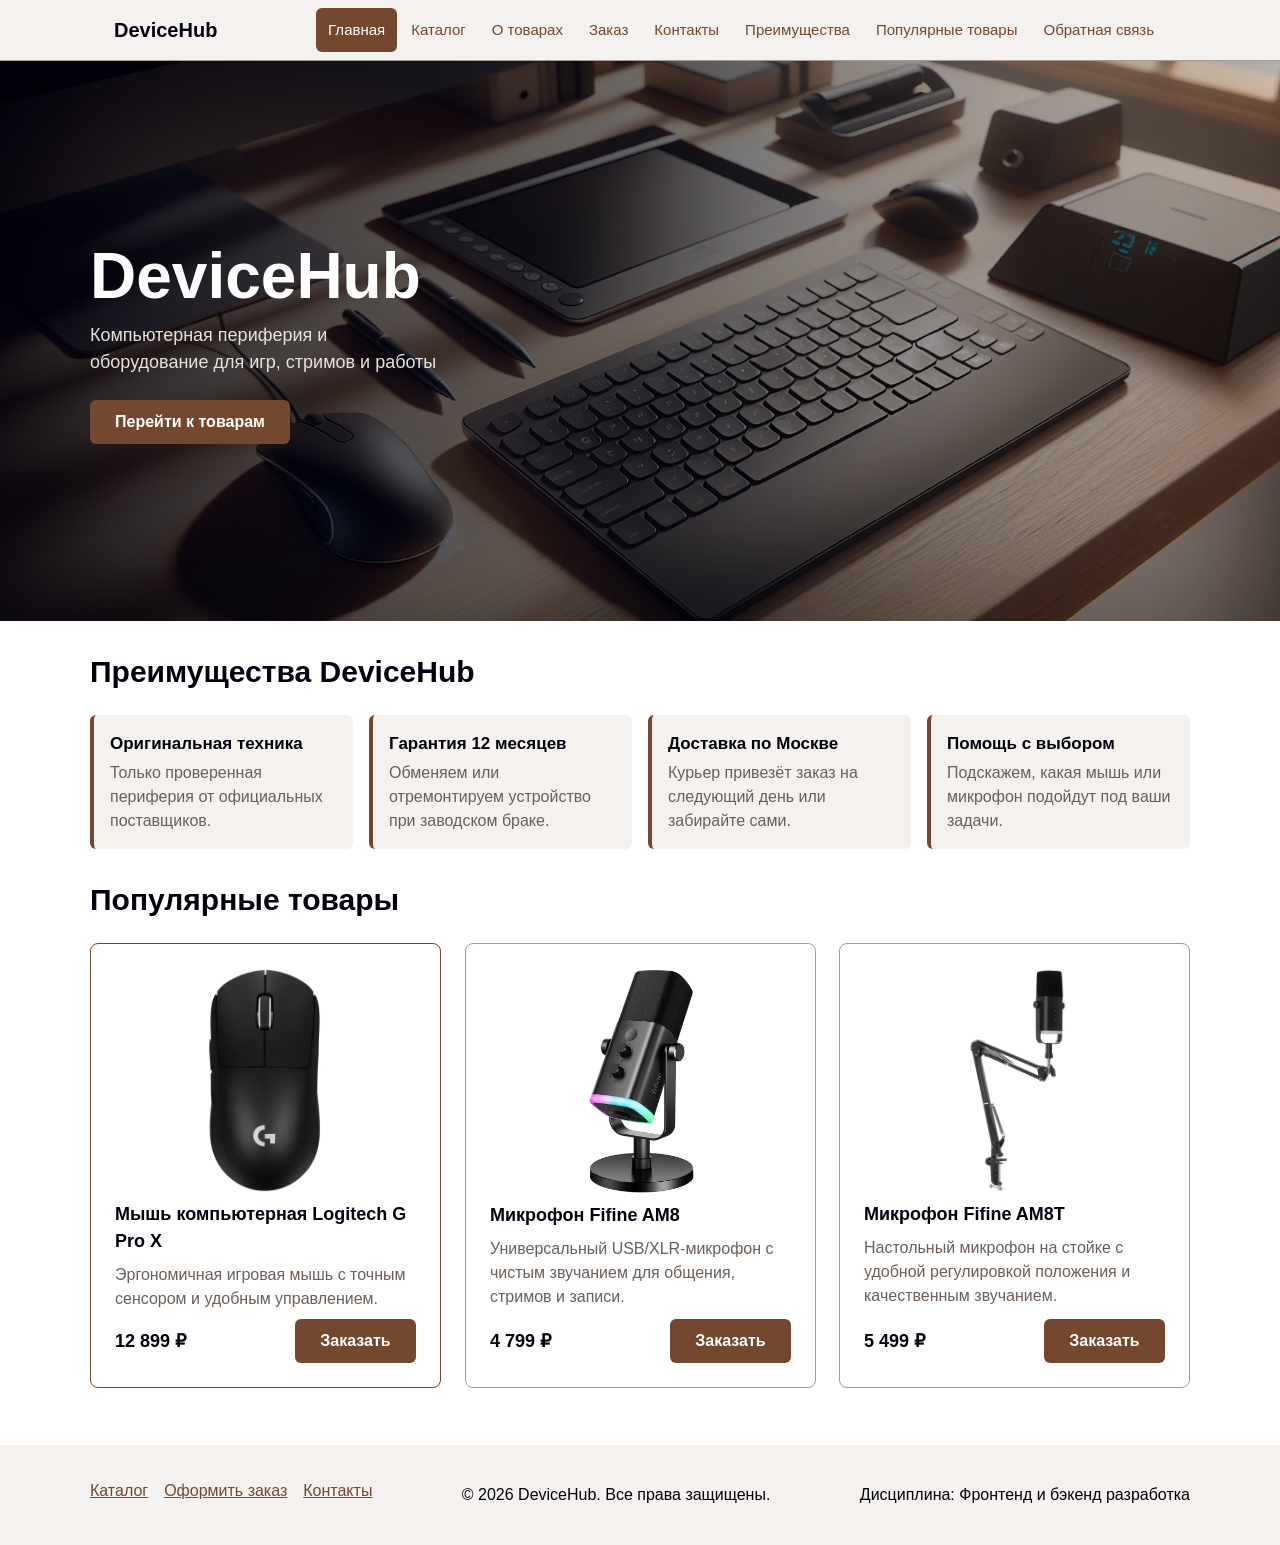
<file: index.html>
<!DOCTYPE html>
<html lang="ru">
<head>
  <meta charset="UTF-8">
  <meta name="viewport" content="width=device-width, initial-scale=1.0">
  <meta name="description" content="DeviceHub — интернет-магазин компьютерной периферии: игровые мыши и микрофоны с доставкой по Москве.">
  <meta name="color-scheme" content="light dark">
  <title>DeviceHub — компьютерная периферия</title>
  <link rel="stylesheet" href="css/style.css">
  <link rel="stylesheet" href="css/responsive.css">
  <script>document.documentElement.classList.add('js');</script>
  <script src="js/main.js" defer></script>
</head>

<body>
  <a class="skip-link" href="#main">Перейти к основному содержимому</a>

  <header class="site-header">
    <div class="site-header__inner">
      <a class="site-header__logo" href="index.html">DeviceHub</a>

      <button
        class="nav-toggle"
        type="button"
        aria-expanded="false"
        aria-controls="site-nav"
      >
        <span class="nav-toggle__icon" aria-hidden="true"></span>
        <span class="nav-toggle__text">Меню</span>
      </button>

      <nav class="site-nav" id="site-nav" aria-label="Основная навигация">
        <ul class="site-nav__list">
          <li class="site-nav__item">
            <a class="site-nav__link" href="index.html" aria-current="page">Главная</a>
          </li>
          <li class="site-nav__item">
            <a class="site-nav__link" href="catalog.html">Каталог</a>
          </li>
          <li class="site-nav__item">
            <a class="site-nav__link" href="product.html">О товарах</a>
          </li>
          <li class="site-nav__item">
            <a class="site-nav__link" href="order.html">Заказ</a>
          </li>
          <li class="site-nav__item">
            <a class="site-nav__link" href="contacts.html">Контакты</a>
          </li>
          <li class="site-nav__item">
            <a class="site-nav__link" href="index.html#advantages">Преимущества</a>
          </li>
          <li class="site-nav__item">
            <a class="site-nav__link" href="index.html#popular">Популярные товары</a>
          </li>
          <li class="site-nav__item">
            <a class="site-nav__link" href="contacts.html#feedback">Обратная связь</a>
          </li>
        </ul>
      </nav>
    </div>
  </header>

  <main id="main" tabindex="-1">
    <section class="hero" aria-labelledby="hero-title">
      <picture class="hero__media">
        <source media="(min-width: 1280px)" srcset="images/hero-1792.webp">
        <source media="(min-width: 768px)" srcset="images/hero-1280.webp">
        <img
          src="images/hero-768.webp"
          width="768"
          height="439"
          alt=""
          fetchpriority="high"
        >
      </picture>

      <div class="hero__inner">
        <h1 class="hero__title" id="hero-title">DeviceHub</h1>
        <p class="hero__text">Компьютерная периферия и оборудование для игр, стримов и работы</p>
        <a class="button button--primary hero__button" href="#popular">Перейти к товарам</a>
      </div>
    </section>

    <section class="section" id="advantages" aria-labelledby="advantages-title">
      <h2 id="advantages-title">Преимущества DeviceHub</h2>
      <ul class="advantages">
        <li class="advantages__item">
          <h3 class="advantages__title">Оригинальная техника</h3>
          <p class="advantages__text">Только проверенная периферия от официальных поставщиков.</p>
        </li>
        <li class="advantages__item">
          <h3 class="advantages__title">Гарантия 12 месяцев</h3>
          <p class="advantages__text">Обменяем или отремонтируем устройство при заводском браке.</p>
        </li>
        <li class="advantages__item">
          <h3 class="advantages__title">Доставка по Москве</h3>
          <p class="advantages__text">Курьер привезёт заказ на следующий день или забирайте сами.</p>
        </li>
        <li class="advantages__item">
          <h3 class="advantages__title">Помощь с выбором</h3>
          <p class="advantages__text">Подскажем, какая мышь или микрофон подойдут под ваши задачи.</p>
        </li>
      </ul>
    </section>

    <section class="section" id="popular" aria-labelledby="popular-title">
      <h2 id="popular-title">Популярные товары</h2>
      <ul class="products-grid">
          <li class="products-grid__item">
            <article class="product-card product-card--featured" aria-labelledby="card-order-logitech-g-pro-x">
              <img
                class="product-card__image"
                src="images/logitech-g-pro-x-640.webp"
                srcset="images/logitech-g-pro-x-480.webp 480w, images/logitech-g-pro-x-640.webp 640w, images/logitech-g-pro-x-960.webp 960w"
                sizes="(min-width: 1100px) 340px, (min-width: 1024px) 30vw, (min-width: 768px) 45vw, 100vw"
                width="640"
                height="640"
                alt="Игровая мышь Logitech G Pro X чёрного цвета, вид сверху"
                loading="lazy"
                decoding="async"
              >
              <h3 class="product-card__title" id="card-order-logitech-g-pro-x">Мышь компьютерная Logitech G Pro X</h3>
              <p class="product-card__description">Эргономичная игровая мышь с точным сенсором и удобным управлением.</p>
              <div class="product-card__footer">
                <p class="product-card__price">12&nbsp;899&nbsp;₽</p>
                <button
                class="button button--primary product-card__button"
                type="button"
                data-product="Logitech G Pro X"
                aria-label="Заказать Logitech G Pro X"
              >
                Заказать
              </button>
              </div>
            </article>
          </li>
          <li class="products-grid__item">
            <article class="product-card" aria-labelledby="card-order-fifine-am8">
              <img
                class="product-card__image"
                src="images/fifine-am8-640.webp"
                srcset="images/fifine-am8-480.webp 480w, images/fifine-am8-640.webp 640w, images/fifine-am8-960.webp 960w"
                sizes="(min-width: 1100px) 340px, (min-width: 1024px) 30vw, (min-width: 768px) 45vw, 100vw"
                width="640"
                height="1129"
                alt="Динамический микрофон Fifine AM8 на подставке"
                loading="lazy"
                decoding="async"
              >
              <h3 class="product-card__title" id="card-order-fifine-am8">Микрофон Fifine AM8</h3>
              <p class="product-card__description">Универсальный USB/XLR-микрофон с чистым звучанием для общения, стримов и записи.</p>
              <div class="product-card__footer">
                <p class="product-card__price">4&nbsp;799&nbsp;₽</p>
                <button
                class="button button--primary product-card__button"
                type="button"
                data-product="Fifine AM8"
                aria-label="Заказать Fifine AM8"
              >
                Заказать
              </button>
              </div>
            </article>
          </li>
          <li class="products-grid__item">
            <article class="product-card" aria-labelledby="card-order-fifine-am8t">
              <img
                class="product-card__image"
                src="images/fifine-am8t-640.webp"
                srcset="images/fifine-am8t-480.webp 480w, images/fifine-am8t-640.webp 640w, images/fifine-am8t-960.webp 960w"
                sizes="(min-width: 1100px) 340px, (min-width: 1024px) 30vw, (min-width: 768px) 45vw, 100vw"
                width="640"
                height="640"
                alt="Микрофон Fifine AM8T на регулируемой настольной стойке"
                loading="lazy"
                decoding="async"
              >
              <h3 class="product-card__title" id="card-order-fifine-am8t">Микрофон Fifine AM8T</h3>
              <p class="product-card__description">Настольный микрофон на стойке с удобной регулировкой положения и качественным звучанием.</p>
              <div class="product-card__footer">
                <p class="product-card__price">5&nbsp;499&nbsp;₽</p>
                <button
                class="button button--primary product-card__button"
                type="button"
                data-product="Fifine AM8T"
                aria-label="Заказать Fifine AM8T"
              >
                Заказать
              </button>
              </div>
            </article>
          </li>
      </ul>
    </section>

    <p class="success-message" id="success-message" role="status" hidden>
      Заявка успешно отправлена! Мы свяжемся с вами для подтверждения.
    </p>
  </main>

  <footer class="site-footer">
    <div class="site-footer__inner">
      <nav aria-label="Навигация в подвале">
        <ul class="site-footer__nav">
          <li><a href="catalog.html">Каталог</a></li>
          <li><a href="order.html">Оформить заказ</a></li>
          <li><a href="contacts.html">Контакты</a></li>
        </ul>
      </nav>
      <p>&copy; 2026 DeviceHub. Все права защищены.</p>
      <p>Дисциплина: Фронтенд и бэкенд разработка</p>
    </div>
  </footer>

  <dialog class="order-dialog" id="order-dialog" aria-labelledby="order-dialog-title">
    <div class="order-dialog__header">
      <h2 class="order-dialog__title" id="order-dialog-title">Оформление заявки</h2>
      <button class="order-dialog__close" type="button" data-close-dialog aria-label="Закрыть окно заявки">&times;</button>
    </div>
    <p class="order-dialog__product" id="order-dialog-product" aria-live="polite"></p>

    <form class="order-form" id="order-form" action="#" method="post" novalidate>
      <input id="selected-product" name="selected-product" type="hidden">
      <div class="order-form__grid">
        <div class="order-form__field">
          <label class="order-form__label" for="dlg-name">Имя <span class="order-form__required" aria-hidden="true">*</span></label>
          <input class="order-form__input" id="dlg-name" name="name" type="text" minlength="2" autocomplete="given-name" required>
        </div>
        <div class="order-form__field">
          <label class="order-form__label" for="dlg-email">E-mail <span class="order-form__required" aria-hidden="true">*</span></label>
          <input class="order-form__input" id="dlg-email" name="email" type="email" placeholder="example@mail.ru" autocomplete="email" required>
        </div>
        <div class="order-form__field">
          <label class="order-form__label" for="dlg-phone">Телефон <span class="order-form__required" aria-hidden="true">*</span></label>
          <input class="order-form__input" id="dlg-phone" name="phone" type="tel" inputmode="tel" placeholder="+7 (900) 000-00-00" pattern="^\+7 \(\d{3}\) \d{3}-\d{2}-\d{2}$" autocomplete="tel" aria-describedby="dlg-phone-hint" required>
          <small class="order-form__hint" id="dlg-phone-hint">Формат: +7 (900) 000-00-00</small>
        </div>
        <div class="order-form__field">
          <label class="order-form__label" for="dlg-date">Дата связи</label>
          <input class="order-form__input" id="dlg-date" name="date" type="date">
        </div>
        <div class="order-form__field order-form__field--wide">
          <label class="order-form__label" for="dlg-topic">Тема заявки <span class="order-form__required" aria-hidden="true">*</span></label>
          <select class="order-form__select" id="dlg-topic" name="topic" required>
            <option value="">Выберите тему</option>
            <option value="product">Заказ товара</option>
            <option value="consultation">Консультация</option>
            <option value="delivery">Доставка</option>
          </select>
        </div>
        <div class="order-form__field order-form__field--wide">
          <label class="order-form__label" for="dlg-comment">Комментарий</label>
          <textarea class="order-form__textarea" id="dlg-comment" name="comment" rows="4" placeholder="Укажите дополнительную информацию"></textarea>
        </div>
        <div class="order-form__field order-form__field--checkbox order-form__field--wide">
          <label class="order-form__label order-form__label--checkbox" for="dlg-agreement">
            <input class="order-form__checkbox" id="dlg-agreement" name="agreement" type="checkbox" required>
            <span>Я согласен на обработку персональных данных</span>
          </label>
        </div>
      </div>
      <div class="order-form__actions">
        <button class="button button--secondary" type="button" data-close-dialog>Закрыть</button>
        <button class="button button--primary" type="submit">Отправить заявку</button>
      </div>
    </form>
  </dialog>
</body>
</html>
</file>
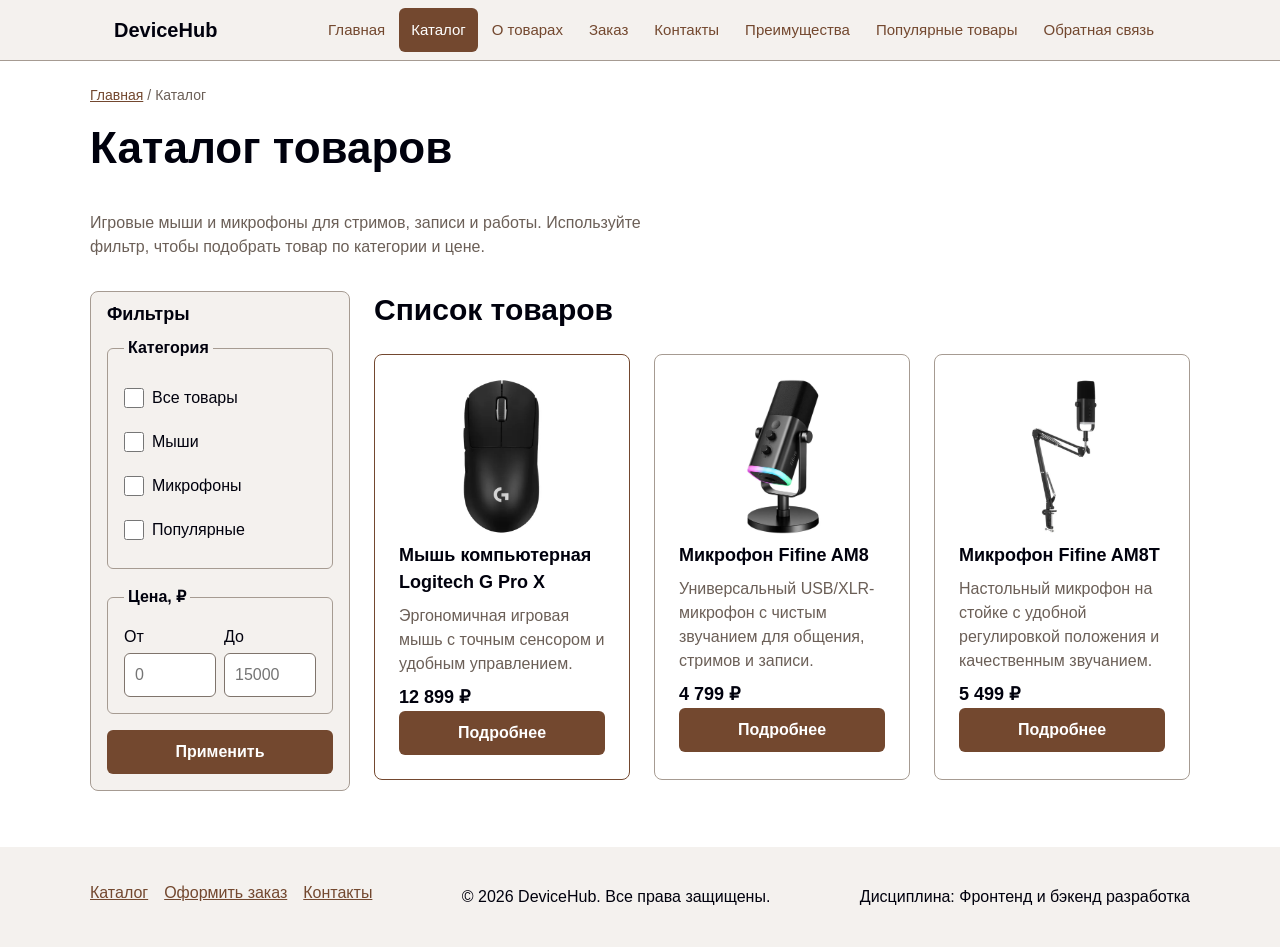
<file: catalog.html>
<!DOCTYPE html>
<html lang="ru">
<head>
  <meta charset="UTF-8">
  <meta name="viewport" content="width=device-width, initial-scale=1.0">
  <meta name="description" content="Каталог DeviceHub: игровые мыши и микрофоны с фильтром по категории и цене.">
  <meta name="color-scheme" content="light dark">
  <title>Каталог товаров — DeviceHub</title>
  <link rel="stylesheet" href="css/style.css">
  <link rel="stylesheet" href="css/responsive.css">
  <script>document.documentElement.classList.add('js');</script>
  <script src="js/main.js" defer></script>
</head>

<body>
  <a class="skip-link" href="#main">Перейти к основному содержимому</a>

  <header class="site-header">
    <div class="site-header__inner">
      <a class="site-header__logo" href="index.html">DeviceHub</a>

      <button
        class="nav-toggle"
        type="button"
        aria-expanded="false"
        aria-controls="site-nav"
      >
        <span class="nav-toggle__icon" aria-hidden="true"></span>
        <span class="nav-toggle__text">Меню</span>
      </button>

      <nav class="site-nav" id="site-nav" aria-label="Основная навигация">
        <ul class="site-nav__list">
          <li class="site-nav__item">
            <a class="site-nav__link" href="index.html">Главная</a>
          </li>
          <li class="site-nav__item">
            <a class="site-nav__link" href="catalog.html" aria-current="page">Каталог</a>
          </li>
          <li class="site-nav__item">
            <a class="site-nav__link" href="product.html">О товарах</a>
          </li>
          <li class="site-nav__item">
            <a class="site-nav__link" href="order.html">Заказ</a>
          </li>
          <li class="site-nav__item">
            <a class="site-nav__link" href="contacts.html">Контакты</a>
          </li>
          <li class="site-nav__item">
            <a class="site-nav__link" href="index.html#advantages">Преимущества</a>
          </li>
          <li class="site-nav__item">
            <a class="site-nav__link" href="index.html#popular">Популярные товары</a>
          </li>
          <li class="site-nav__item">
            <a class="site-nav__link" href="contacts.html#feedback">Обратная связь</a>
          </li>
        </ul>
      </nav>
    </div>
  </header>

  <main id="main" tabindex="-1">
    <nav class="breadcrumbs" aria-label="Хлебные крошки">
      <ol class="breadcrumbs__list">
        <li class="breadcrumbs__item"><a class="breadcrumbs__link" href="index.html">Главная</a></li>
        <li class="breadcrumbs__item" aria-current="page">Каталог</li>
      </ol>
    </nav>

    <section class="section">
      <h1>Каталог товаров</h1>
      <p class="section__lead">Игровые мыши и микрофоны для стримов, записи и работы. Используйте фильтр, чтобы подобрать товар по категории и цене.</p>
    </section>

    <div class="catalog-layout">
      <details class="catalog-filters" id="catalog-filters" open>
        <summary class="catalog-filters__summary">Фильтры</summary>

        <div class="catalog-filters__body">
          <form class="filters-form" action="#" method="get" aria-label="Фильтр товаров">
            <fieldset>
              <legend>Категория</legend>
              <label class="filters-form__option"><input type="checkbox" name="category" value="all"> Все товары</label>
              <label class="filters-form__option"><input type="checkbox" name="category" value="mouse"> Мыши</label>
              <label class="filters-form__option"><input type="checkbox" name="category" value="microphone"> Микрофоны</label>
              <label class="filters-form__option"><input type="checkbox" name="category" value="popular"> Популярные</label>
            </fieldset>

            <fieldset>
              <legend>Цена, ₽</legend>
              <div class="filters-form__price">
                <div>
                  <label for="price-from">От</label>
                  <input id="price-from" name="price-from" type="number" min="0" step="100" inputmode="numeric" placeholder="0">
                </div>
                <div>
                  <label for="price-to">До</label>
                  <input id="price-to" name="price-to" type="number" min="0" step="100" inputmode="numeric" placeholder="15000">
                </div>
              </div>
            </fieldset>

            <button class="button button--primary" type="submit">Применить</button>
          </form>
        </div>
      </details>

      <section class="catalog-products" aria-labelledby="catalog-list-title">
        <h2 id="catalog-list-title">Список товаров</h2>
        <ul class="products-grid">
          <li class="products-grid__item">
            <article class="product-card product-card--featured" aria-labelledby="card-catalog-logitech-g-pro-x">
              <img
                class="product-card__image"
                src="images/logitech-g-pro-x-640.webp"
                srcset="images/logitech-g-pro-x-480.webp 480w, images/logitech-g-pro-x-640.webp 640w, images/logitech-g-pro-x-960.webp 960w"
                sizes="(min-width: 1280px) 260px, (min-width: 1024px) 34vw, (min-width: 768px) 45vw, 100vw"
                width="640"
                height="640"
                alt="Игровая мышь Logitech G Pro X чёрного цвета, вид сверху"
                loading="lazy"
                decoding="async"
              >
              <h3 class="product-card__title" id="card-catalog-logitech-g-pro-x">Мышь компьютерная Logitech G Pro X</h3>
              <p class="product-card__description">Эргономичная игровая мышь с точным сенсором и удобным управлением.</p>
              <div class="product-card__footer">
                <p class="product-card__price">12&nbsp;899&nbsp;₽</p>
                <a
                class="button button--primary product-card__button"
                href="product.html#logitech-g-pro-x"
                aria-label="Подробнее о Logitech G Pro X"
              >
                Подробнее
              </a>
              </div>
            </article>
          </li>
          <li class="products-grid__item">
            <article class="product-card" aria-labelledby="card-catalog-fifine-am8">
              <img
                class="product-card__image"
                src="images/fifine-am8-640.webp"
                srcset="images/fifine-am8-480.webp 480w, images/fifine-am8-640.webp 640w, images/fifine-am8-960.webp 960w"
                sizes="(min-width: 1280px) 260px, (min-width: 1024px) 34vw, (min-width: 768px) 45vw, 100vw"
                width="640"
                height="1129"
                alt="Динамический микрофон Fifine AM8 на подставке"
                loading="lazy"
                decoding="async"
              >
              <h3 class="product-card__title" id="card-catalog-fifine-am8">Микрофон Fifine AM8</h3>
              <p class="product-card__description">Универсальный USB/XLR-микрофон с чистым звучанием для общения, стримов и записи.</p>
              <div class="product-card__footer">
                <p class="product-card__price">4&nbsp;799&nbsp;₽</p>
                <a
                class="button button--primary product-card__button"
                href="product.html#fifine-am8"
                aria-label="Подробнее о Fifine AM8"
              >
                Подробнее
              </a>
              </div>
            </article>
          </li>
          <li class="products-grid__item">
            <article class="product-card" aria-labelledby="card-catalog-fifine-am8t">
              <img
                class="product-card__image"
                src="images/fifine-am8t-640.webp"
                srcset="images/fifine-am8t-480.webp 480w, images/fifine-am8t-640.webp 640w, images/fifine-am8t-960.webp 960w"
                sizes="(min-width: 1280px) 260px, (min-width: 1024px) 34vw, (min-width: 768px) 45vw, 100vw"
                width="640"
                height="640"
                alt="Микрофон Fifine AM8T на регулируемой настольной стойке"
                loading="lazy"
                decoding="async"
              >
              <h3 class="product-card__title" id="card-catalog-fifine-am8t">Микрофон Fifine AM8T</h3>
              <p class="product-card__description">Настольный микрофон на стойке с удобной регулировкой положения и качественным звучанием.</p>
              <div class="product-card__footer">
                <p class="product-card__price">5&nbsp;499&nbsp;₽</p>
                <a
                class="button button--primary product-card__button"
                href="product.html#fifine-am8t"
                aria-label="Подробнее о Fifine AM8T"
              >
                Подробнее
              </a>
              </div>
            </article>
          </li>
        </ul>
      </section>
    </div>
  </main>

  <footer class="site-footer">
    <div class="site-footer__inner">
      <nav aria-label="Навигация в подвале">
        <ul class="site-footer__nav">
          <li><a href="catalog.html">Каталог</a></li>
          <li><a href="order.html">Оформить заказ</a></li>
          <li><a href="contacts.html">Контакты</a></li>
        </ul>
      </nav>
      <p>&copy; 2026 DeviceHub. Все права защищены.</p>
      <p>Дисциплина: Фронтенд и бэкенд разработка</p>
    </div>
  </footer>
</body>
</html>
</file>
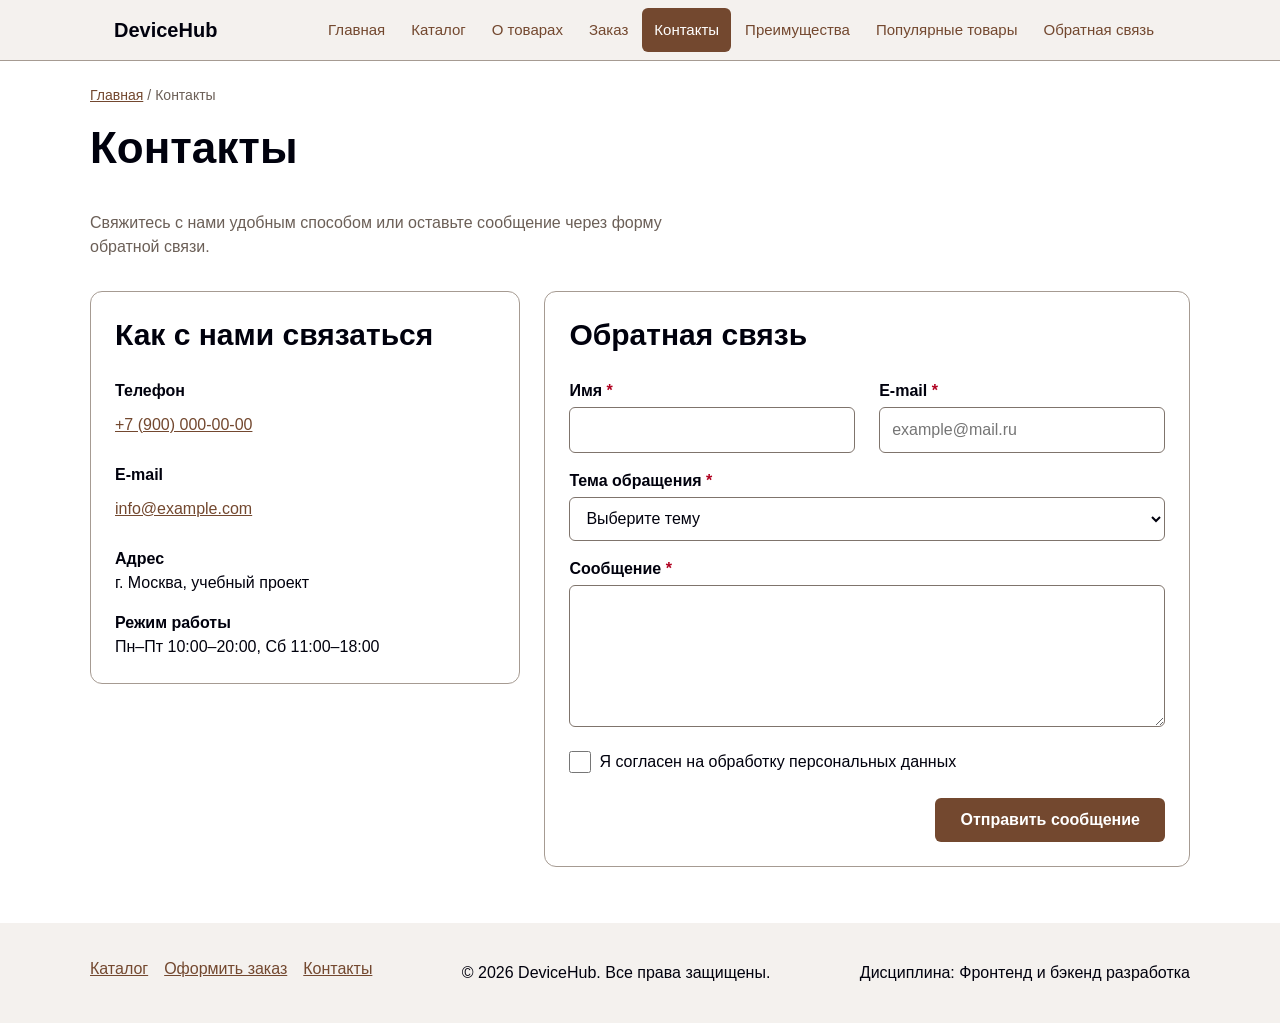
<file: contacts.html>
<!DOCTYPE html>
<html lang="ru">
<head>
  <meta charset="UTF-8">
  <meta name="viewport" content="width=device-width, initial-scale=1.0">
  <meta name="description" content="Контакты интернет-магазина DeviceHub и форма обратной связи.">
  <meta name="color-scheme" content="light dark">
  <title>Контакты — DeviceHub</title>
  <link rel="stylesheet" href="css/style.css">
  <link rel="stylesheet" href="css/responsive.css">
  <script>document.documentElement.classList.add('js');</script>
  <script src="js/main.js" defer></script>
</head>

<body>
  <a class="skip-link" href="#main">Перейти к основному содержимому</a>

  <header class="site-header">
    <div class="site-header__inner">
      <a class="site-header__logo" href="index.html">DeviceHub</a>

      <button
        class="nav-toggle"
        type="button"
        aria-expanded="false"
        aria-controls="site-nav"
      >
        <span class="nav-toggle__icon" aria-hidden="true"></span>
        <span class="nav-toggle__text">Меню</span>
      </button>

      <nav class="site-nav" id="site-nav" aria-label="Основная навигация">
        <ul class="site-nav__list">
          <li class="site-nav__item">
            <a class="site-nav__link" href="index.html">Главная</a>
          </li>
          <li class="site-nav__item">
            <a class="site-nav__link" href="catalog.html">Каталог</a>
          </li>
          <li class="site-nav__item">
            <a class="site-nav__link" href="product.html">О товарах</a>
          </li>
          <li class="site-nav__item">
            <a class="site-nav__link" href="order.html">Заказ</a>
          </li>
          <li class="site-nav__item">
            <a class="site-nav__link" href="contacts.html" aria-current="page">Контакты</a>
          </li>
          <li class="site-nav__item">
            <a class="site-nav__link" href="index.html#advantages">Преимущества</a>
          </li>
          <li class="site-nav__item">
            <a class="site-nav__link" href="index.html#popular">Популярные товары</a>
          </li>
          <li class="site-nav__item">
            <a class="site-nav__link" href="contacts.html#feedback">Обратная связь</a>
          </li>
        </ul>
      </nav>
    </div>
  </header>

  <main id="main" tabindex="-1">
    <nav class="breadcrumbs" aria-label="Хлебные крошки">
      <ol class="breadcrumbs__list">
        <li class="breadcrumbs__item"><a class="breadcrumbs__link" href="index.html">Главная</a></li>
        <li class="breadcrumbs__item" aria-current="page">Контакты</li>
      </ol>
    </nav>

    <section class="section">
      <h1>Контакты</h1>
      <p class="section__lead">Свяжитесь с нами удобным способом или оставьте сообщение через форму обратной связи.</p>
    </section>

    <div class="contacts-layout">
      <section class="contacts-card" aria-labelledby="contacts-info-title">
        <h2 id="contacts-info-title">Как с нами связаться</h2>
        <dl class="contacts-list">
          <div>
            <dt class="contacts-list__term">Телефон</dt>
            <dd class="contacts-list__value"><a href="tel:+79000000000">+7 (900) 000-00-00</a></dd>
          </div>
          <div>
            <dt class="contacts-list__term">E-mail</dt>
            <dd class="contacts-list__value"><a href="mailto:info@example.com">info@example.com</a></dd>
          </div>
          <div>
            <dt class="contacts-list__term">Адрес</dt>
            <dd class="contacts-list__value">г. Москва, учебный проект</dd>
          </div>
          <div>
            <dt class="contacts-list__term">Режим работы</dt>
            <dd class="contacts-list__value">Пн–Пт 10:00–20:00, Сб 11:00–18:00</dd>
          </div>
        </dl>
      </section>

      <section class="contacts-card" id="feedback" aria-labelledby="feedback-title">
        <h2 id="feedback-title">Обратная связь</h2>
        <form class="order-form" id="feedback-form" action="#" method="post" novalidate>
          <div class="order-form__grid">
        <div class="order-form__field">
          <label class="order-form__label" for="fb-name">Имя <span class="order-form__required" aria-hidden="true">*</span></label>
          <input class="order-form__input" id="fb-name" name="name" type="text" minlength="2" autocomplete="name" required>
        </div>
        <div class="order-form__field">
          <label class="order-form__label" for="fb-email">E-mail <span class="order-form__required" aria-hidden="true">*</span></label>
          <input class="order-form__input" id="fb-email" name="email" type="email" placeholder="example@mail.ru" autocomplete="email" required>
        </div>
        <div class="order-form__field order-form__field--wide">
          <label class="order-form__label" for="fb-subject">Тема обращения <span class="order-form__required" aria-hidden="true">*</span></label>
          <select class="order-form__select" id="fb-subject" name="subject" required>
            <option value="">Выберите тему</option>
            <option value="question">Вопрос о товаре</option>
            <option value="order">Статус заказа</option>
            <option value="warranty">Гарантия и возврат</option>
            <option value="other">Другое</option>
          </select>
        </div>
        <div class="order-form__field order-form__field--wide">
          <label class="order-form__label" for="fb-message">Сообщение <span class="order-form__required" aria-hidden="true">*</span></label>
          <textarea class="order-form__textarea" id="fb-message" name="message" rows="5" minlength="10" required></textarea>
        </div>
          </div>
          <div class="order-form__field order-form__field--checkbox">
            <label class="order-form__label order-form__label--checkbox" for="fb-agreement">
              <input class="order-form__checkbox" id="fb-agreement" name="agreement" type="checkbox" required>
              <span>Я согласен на обработку персональных данных</span>
            </label>
          </div>
          <div class="order-form__actions">
            <button class="button button--primary" type="submit">Отправить сообщение</button>
          </div>
        </form>
        <p class="success-message" id="feedback-success" role="status" tabindex="-1" hidden>
          Сообщение отправлено! Мы ответим в течение рабочего дня.
        </p>
      </section>
    </div>
  </main>

  <footer class="site-footer">
    <div class="site-footer__inner">
      <nav aria-label="Навигация в подвале">
        <ul class="site-footer__nav">
          <li><a href="catalog.html">Каталог</a></li>
          <li><a href="order.html">Оформить заказ</a></li>
          <li><a href="contacts.html">Контакты</a></li>
        </ul>
      </nav>
      <p>&copy; 2026 DeviceHub. Все права защищены.</p>
      <p>Дисциплина: Фронтенд и бэкенд разработка</p>
    </div>
  </footer>
</body>
</html>
</file>
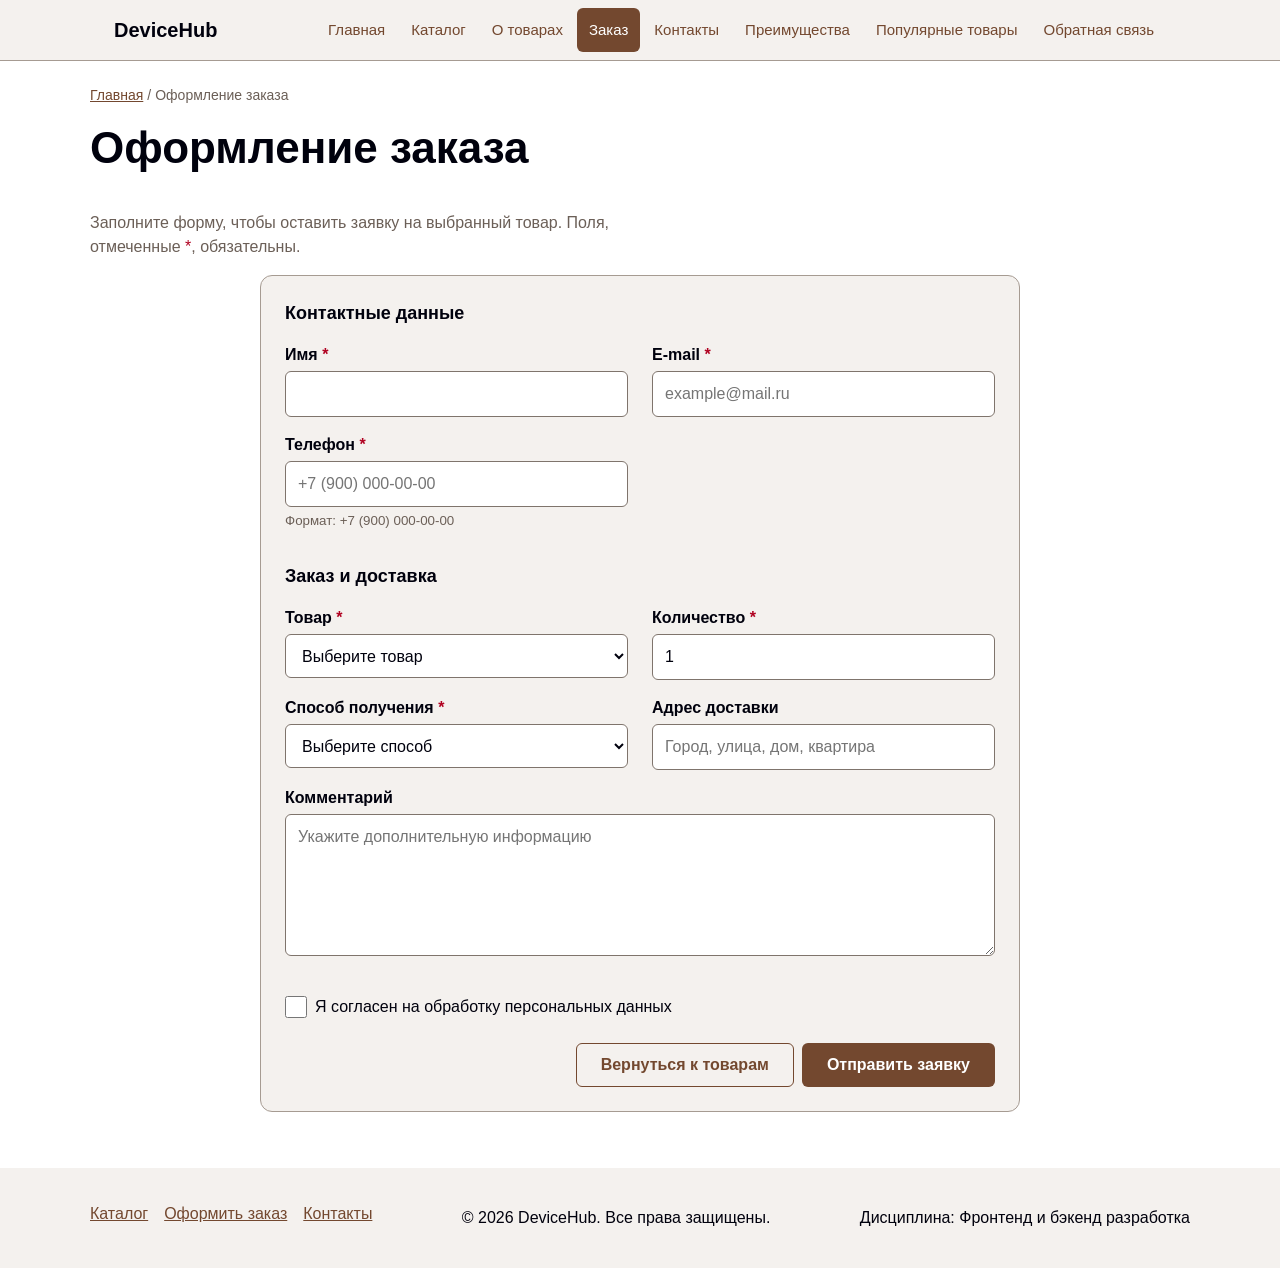
<file: order.html>
<!DOCTYPE html>
<html lang="ru">
<head>
  <meta charset="UTF-8">
  <meta name="viewport" content="width=device-width, initial-scale=1.0">
  <meta name="description" content="Оформление заявки на покупку товаров DeviceHub.">
  <meta name="color-scheme" content="light dark">
  <title>Оформление заказа — DeviceHub</title>
  <link rel="stylesheet" href="css/style.css">
  <link rel="stylesheet" href="css/responsive.css">
  <script>document.documentElement.classList.add('js');</script>
  <script src="js/main.js" defer></script>
</head>

<body>
  <a class="skip-link" href="#main">Перейти к основному содержимому</a>

  <header class="site-header">
    <div class="site-header__inner">
      <a class="site-header__logo" href="index.html">DeviceHub</a>

      <button
        class="nav-toggle"
        type="button"
        aria-expanded="false"
        aria-controls="site-nav"
      >
        <span class="nav-toggle__icon" aria-hidden="true"></span>
        <span class="nav-toggle__text">Меню</span>
      </button>

      <nav class="site-nav" id="site-nav" aria-label="Основная навигация">
        <ul class="site-nav__list">
          <li class="site-nav__item">
            <a class="site-nav__link" href="index.html">Главная</a>
          </li>
          <li class="site-nav__item">
            <a class="site-nav__link" href="catalog.html">Каталог</a>
          </li>
          <li class="site-nav__item">
            <a class="site-nav__link" href="product.html">О товарах</a>
          </li>
          <li class="site-nav__item">
            <a class="site-nav__link" href="order.html" aria-current="page">Заказ</a>
          </li>
          <li class="site-nav__item">
            <a class="site-nav__link" href="contacts.html">Контакты</a>
          </li>
          <li class="site-nav__item">
            <a class="site-nav__link" href="index.html#advantages">Преимущества</a>
          </li>
          <li class="site-nav__item">
            <a class="site-nav__link" href="index.html#popular">Популярные товары</a>
          </li>
          <li class="site-nav__item">
            <a class="site-nav__link" href="contacts.html#feedback">Обратная связь</a>
          </li>
        </ul>
      </nav>
    </div>
  </header>

  <main id="main" tabindex="-1">
    <nav class="breadcrumbs" aria-label="Хлебные крошки">
      <ol class="breadcrumbs__list">
        <li class="breadcrumbs__item"><a class="breadcrumbs__link" href="index.html">Главная</a></li>
        <li class="breadcrumbs__item" aria-current="page">Оформление заказа</li>
      </ol>
    </nav>

    <section class="section" aria-labelledby="order-title">
      <h1 id="order-title">Оформление заказа</h1>
      <p class="section__lead">Заполните форму, чтобы оставить заявку на выбранный товар. Поля, отмеченные <span class="order-form__required" aria-hidden="true">*</span><span class="visually-hidden">звёздочкой</span>, обязательны.</p>

      <form class="order-form order-form--page" id="order-page-form" action="#" method="post" novalidate>
        <fieldset class="order-form__fieldset">
          <legend class="order-form__legend">Контактные данные</legend>
          <div class="order-form__grid">
        <div class="order-form__field">
          <label class="order-form__label" for="order-name">Имя <span class="order-form__required" aria-hidden="true">*</span></label>
          <input class="order-form__input" id="order-name" name="name" type="text" minlength="2" autocomplete="given-name" required>
        </div>
        <div class="order-form__field">
          <label class="order-form__label" for="order-email">E-mail <span class="order-form__required" aria-hidden="true">*</span></label>
          <input class="order-form__input" id="order-email" name="email" type="email" placeholder="example@mail.ru" autocomplete="email" required>
        </div>
        <div class="order-form__field">
          <label class="order-form__label" for="order-phone">Телефон <span class="order-form__required" aria-hidden="true">*</span></label>
          <input class="order-form__input" id="order-phone" name="phone" type="tel" inputmode="tel" placeholder="+7 (900) 000-00-00" pattern="^\+7 \(\d{3}\) \d{3}-\d{2}-\d{2}$" autocomplete="tel" aria-describedby="order-phone-hint" required>
          <small class="order-form__hint" id="order-phone-hint">Формат: +7 (900) 000-00-00</small>
        </div>
          </div>
        </fieldset>

        <fieldset class="order-form__fieldset">
          <legend class="order-form__legend">Заказ и доставка</legend>
          <div class="order-form__grid">
        <div class="order-form__field">
          <label class="order-form__label" for="order-product">Товар <span class="order-form__required" aria-hidden="true">*</span></label>
          <select class="order-form__select" id="order-product" name="product" required>
            <option value="">Выберите товар</option>
            <option value="logitech-g-pro-x">Logitech G Pro X — 12&nbsp;899&nbsp;₽</option>
            <option value="fifine-am8">Fifine AM8 — 4&nbsp;799&nbsp;₽</option>
            <option value="fifine-am8t">Fifine AM8T — 5&nbsp;499&nbsp;₽</option>
          </select>
        </div>
        <div class="order-form__field">
          <label class="order-form__label" for="order-quantity">Количество <span class="order-form__required" aria-hidden="true">*</span></label>
          <input class="order-form__input" id="order-quantity" name="quantity" type="number" min="1" max="10" value="1" inputmode="numeric" required>
        </div>
        <div class="order-form__field">
          <label class="order-form__label" for="order-delivery">Способ получения <span class="order-form__required" aria-hidden="true">*</span></label>
          <select class="order-form__select" id="order-delivery" name="delivery" required>
            <option value="">Выберите способ</option>
            <option value="pickup">Самовывоз</option>
            <option value="courier">Курьерская доставка</option>
          </select>
        </div>
        <div class="order-form__field">
          <label class="order-form__label" for="order-address">Адрес доставки</label>
          <input class="order-form__input" id="order-address" name="address" type="text" placeholder="Город, улица, дом, квартира" autocomplete="street-address">
        </div>
        <div class="order-form__field order-form__field--wide">
          <label class="order-form__label" for="order-comment">Комментарий</label>
          <textarea class="order-form__textarea" id="order-comment" name="comment" rows="5" placeholder="Укажите дополнительную информацию"></textarea>
        </div>
          </div>
        </fieldset>

        <div class="order-form__field order-form__field--checkbox">
          <label class="order-form__label order-form__label--checkbox" for="order-agreement">
            <input class="order-form__checkbox" id="order-agreement" name="agreement" type="checkbox" required>
            <span>Я согласен на обработку персональных данных</span>
          </label>
        </div>

        <div class="order-form__actions">
          <a class="button button--secondary" href="product.html">Вернуться к товарам</a>
          <button class="button button--primary" type="submit">Отправить заявку</button>
        </div>
      </form>

      <div class="success-message" id="order-success" role="status" tabindex="-1" hidden>
        <h2>Заявка успешно отправлена!</h2>
        <p>Спасибо за заказ. Мы свяжемся с вами для подтверждения.</p>
        <a class="button button--primary" href="index.html">Вернуться на главную</a>
      </div>
    </section>
  </main>

  <footer class="site-footer">
    <div class="site-footer__inner">
      <nav aria-label="Навигация в подвале">
        <ul class="site-footer__nav">
          <li><a href="catalog.html">Каталог</a></li>
          <li><a href="order.html">Оформить заказ</a></li>
          <li><a href="contacts.html">Контакты</a></li>
        </ul>
      </nav>
      <p>&copy; 2026 DeviceHub. Все права защищены.</p>
      <p>Дисциплина: Фронтенд и бэкенд разработка</p>
    </div>
  </footer>
</body>
</html>
</file>
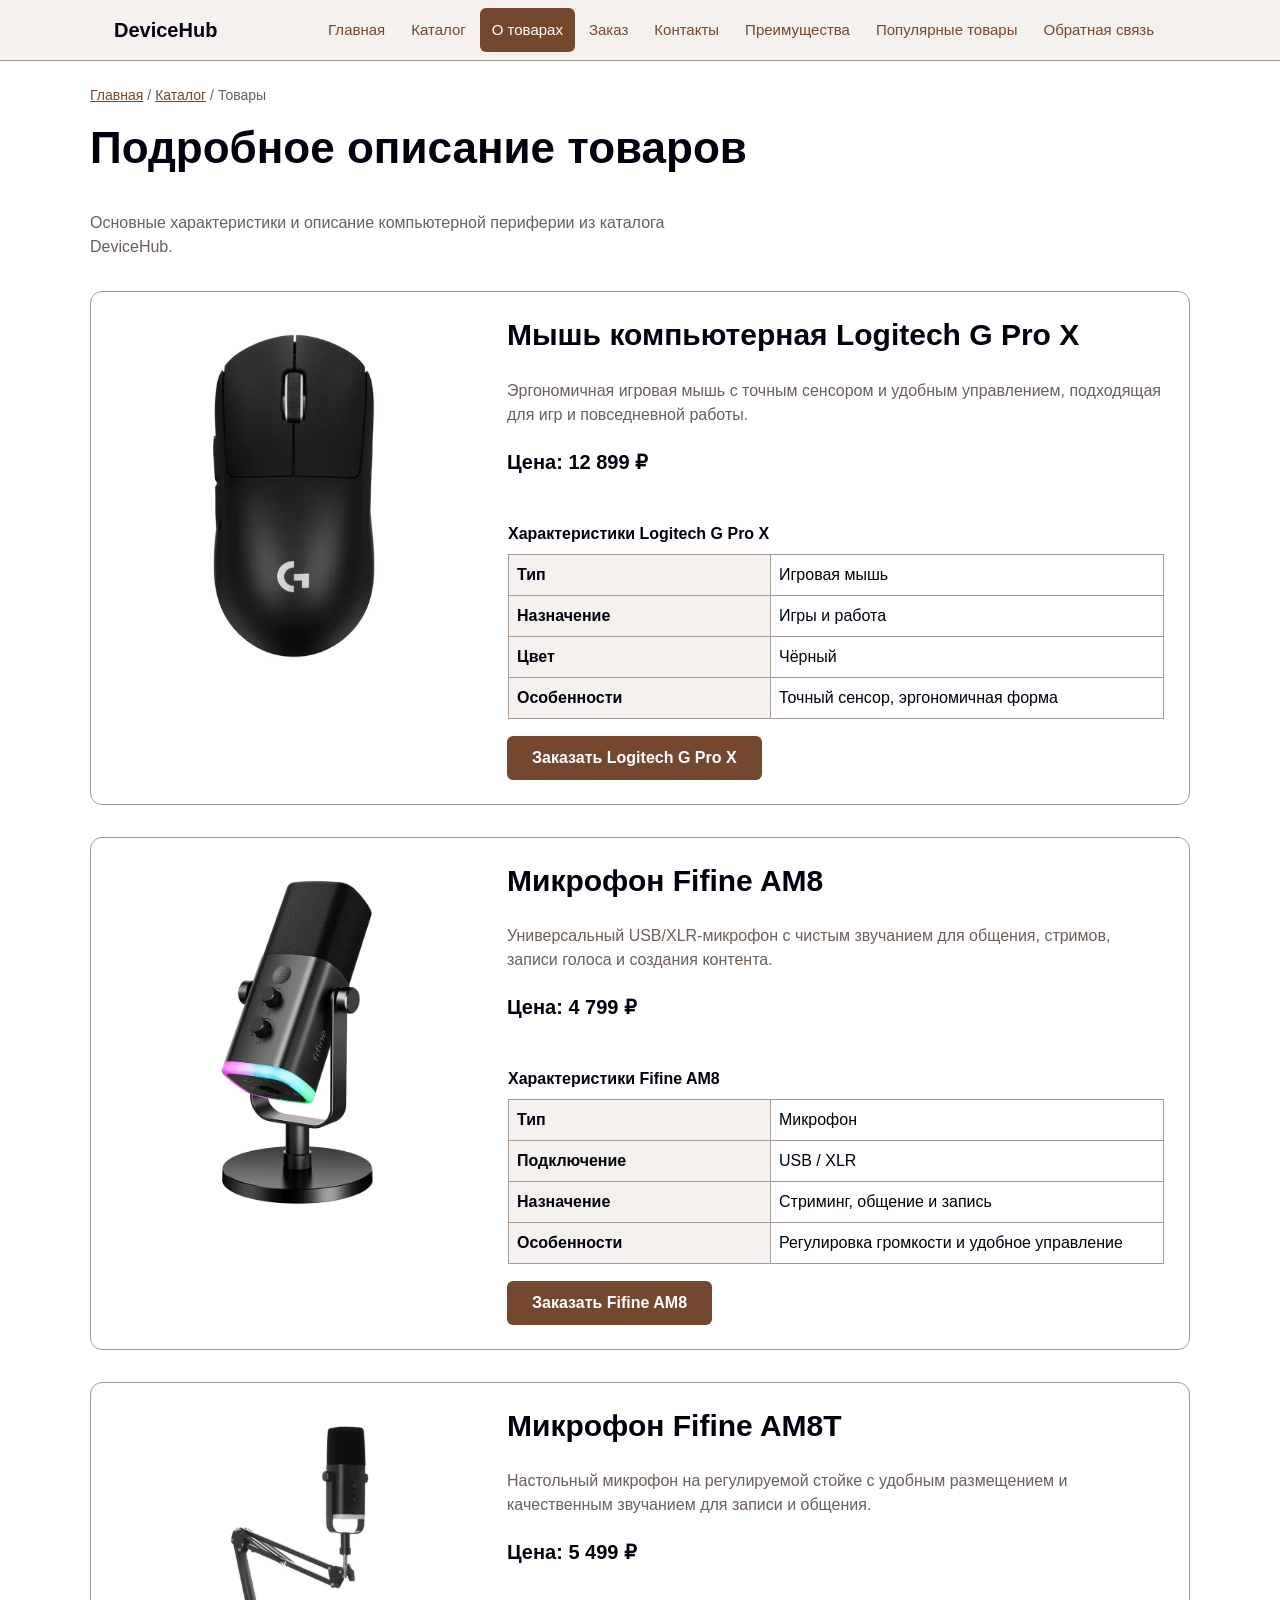
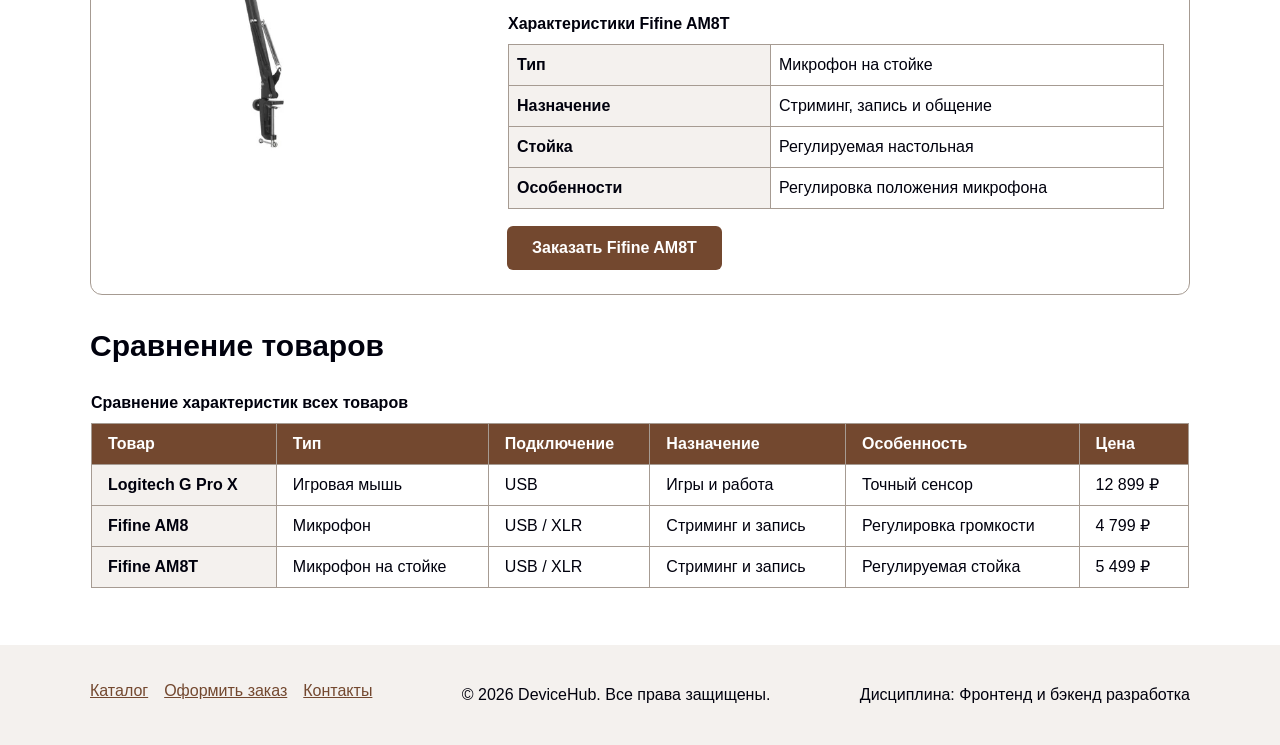
<file: product.html>
<!DOCTYPE html>
<html lang="ru">
<head>
  <meta charset="UTF-8">
  <meta name="viewport" content="width=device-width, initial-scale=1.0">
  <meta name="description" content="Подробные описания и характеристики товаров DeviceHub: Logitech G Pro X, Fifine AM8, Fifine AM8T.">
  <meta name="color-scheme" content="light dark">
  <title>Товары — DeviceHub</title>
  <link rel="stylesheet" href="css/style.css">
  <link rel="stylesheet" href="css/responsive.css">
  <script>document.documentElement.classList.add('js');</script>
  <script src="js/main.js" defer></script>
</head>

<body>
  <a class="skip-link" href="#main">Перейти к основному содержимому</a>

  <header class="site-header">
    <div class="site-header__inner">
      <a class="site-header__logo" href="index.html">DeviceHub</a>

      <button
        class="nav-toggle"
        type="button"
        aria-expanded="false"
        aria-controls="site-nav"
      >
        <span class="nav-toggle__icon" aria-hidden="true"></span>
        <span class="nav-toggle__text">Меню</span>
      </button>

      <nav class="site-nav" id="site-nav" aria-label="Основная навигация">
        <ul class="site-nav__list">
          <li class="site-nav__item">
            <a class="site-nav__link" href="index.html">Главная</a>
          </li>
          <li class="site-nav__item">
            <a class="site-nav__link" href="catalog.html">Каталог</a>
          </li>
          <li class="site-nav__item">
            <a class="site-nav__link" href="product.html" aria-current="page">О товарах</a>
          </li>
          <li class="site-nav__item">
            <a class="site-nav__link" href="order.html">Заказ</a>
          </li>
          <li class="site-nav__item">
            <a class="site-nav__link" href="contacts.html">Контакты</a>
          </li>
          <li class="site-nav__item">
            <a class="site-nav__link" href="index.html#advantages">Преимущества</a>
          </li>
          <li class="site-nav__item">
            <a class="site-nav__link" href="index.html#popular">Популярные товары</a>
          </li>
          <li class="site-nav__item">
            <a class="site-nav__link" href="contacts.html#feedback">Обратная связь</a>
          </li>
        </ul>
      </nav>
    </div>
  </header>

  <main id="main" tabindex="-1">
    <nav class="breadcrumbs" aria-label="Хлебные крошки">
      <ol class="breadcrumbs__list">
        <li class="breadcrumbs__item"><a class="breadcrumbs__link" href="index.html">Главная</a></li>
        <li class="breadcrumbs__item"><a class="breadcrumbs__link" href="catalog.html">Каталог</a></li>
        <li class="breadcrumbs__item" aria-current="page">Товары</li>
      </ol>
    </nav>

    <section class="section">
      <h1>Подробное описание товаров</h1>
      <p class="section__lead">Основные характеристики и описание компьютерной периферии из каталога DeviceHub.</p>
    </section>

    <section class="product-details" id="logitech-g-pro-x" aria-labelledby="logitech-g-pro-x-title">
      <article class="product-details__card">
        <div class="product-details__media">
          <picture>
            <source
              type="image/webp"
              srcset="images/logitech-g-pro-x-480.webp 480w, images/logitech-g-pro-x-640.webp 640w, images/logitech-g-pro-x-960.webp 960w"
              sizes="(min-width: 1024px) 340px, (min-width: 768px) 250px, calc(100vw - 64px)"
            >
            <img
              class="product-details__image"
              src="images/logitech-g-pro-x-640.webp"
              width="640"
              height="640"
              alt="Игровая мышь Logitech G Pro X чёрного цвета, вид сверху"
              loading="lazy"
              decoding="async"
            >
          </picture>
        </div>

        <div class="product-details__content">
          <h2 class="product-details__title" id="logitech-g-pro-x-title">Мышь компьютерная Logitech G Pro X</h2>
          <p class="product-details__description">Эргономичная игровая мышь с точным сенсором и удобным управлением, подходящая для игр и повседневной работы.</p>
          <p class="product-details__price">Цена: 12&nbsp;899&nbsp;₽</p>

          <div class="table-wrapper" role="region" aria-labelledby="logitech-g-pro-x-caption" tabindex="0">
            <table class="product-specs">
              <caption id="logitech-g-pro-x-caption">Характеристики Logitech G Pro X</caption>
              <tbody>
                <tr>
                  <th scope="row">Тип</th>
                  <td>Игровая мышь</td>
                </tr>
                <tr>
                  <th scope="row">Назначение</th>
                  <td>Игры и работа</td>
                </tr>
                <tr>
                  <th scope="row">Цвет</th>
                  <td>Чёрный</td>
                </tr>
                <tr>
                  <th scope="row">Особенности</th>
                  <td>Точный сенсор, эргономичная форма</td>
                </tr>
              </tbody>
            </table>
          </div>

          <a class="button button--primary product-details__button" href="order.html?product=logitech-g-pro-x">
            Заказать Logitech G Pro X
          </a>
        </div>
      </article>
    </section>
    <section class="product-details" id="fifine-am8" aria-labelledby="fifine-am8-title">
      <article class="product-details__card">
        <div class="product-details__media">
          <picture>
            <source
              type="image/webp"
              srcset="images/fifine-am8-480.webp 480w, images/fifine-am8-640.webp 640w, images/fifine-am8-960.webp 960w"
              sizes="(min-width: 1024px) 340px, (min-width: 768px) 250px, calc(100vw - 64px)"
            >
            <img
              class="product-details__image"
              src="images/fifine-am8-640.webp"
              width="640"
              height="1129"
              alt="Динамический микрофон Fifine AM8 на подставке"
              loading="lazy"
              decoding="async"
            >
          </picture>
        </div>

        <div class="product-details__content">
          <h2 class="product-details__title" id="fifine-am8-title">Микрофон Fifine AM8</h2>
          <p class="product-details__description">Универсальный USB/XLR-микрофон с чистым звучанием для общения, стримов, записи голоса и создания контента.</p>
          <p class="product-details__price">Цена: 4&nbsp;799&nbsp;₽</p>

          <div class="table-wrapper" role="region" aria-labelledby="fifine-am8-caption" tabindex="0">
            <table class="product-specs">
              <caption id="fifine-am8-caption">Характеристики Fifine AM8</caption>
              <tbody>
                <tr>
                  <th scope="row">Тип</th>
                  <td>Микрофон</td>
                </tr>
                <tr>
                  <th scope="row">Подключение</th>
                  <td>USB / XLR</td>
                </tr>
                <tr>
                  <th scope="row">Назначение</th>
                  <td>Стриминг, общение и запись</td>
                </tr>
                <tr>
                  <th scope="row">Особенности</th>
                  <td>Регулировка громкости и удобное управление</td>
                </tr>
              </tbody>
            </table>
          </div>

          <a class="button button--primary product-details__button" href="order.html?product=fifine-am8">
            Заказать Fifine AM8
          </a>
        </div>
      </article>
    </section>
    <section class="product-details" id="fifine-am8t" aria-labelledby="fifine-am8t-title">
      <article class="product-details__card">
        <div class="product-details__media">
          <picture>
            <source
              type="image/webp"
              srcset="images/fifine-am8t-480.webp 480w, images/fifine-am8t-640.webp 640w, images/fifine-am8t-960.webp 960w"
              sizes="(min-width: 1024px) 340px, (min-width: 768px) 250px, calc(100vw - 64px)"
            >
            <img
              class="product-details__image"
              src="images/fifine-am8t-640.webp"
              width="640"
              height="640"
              alt="Микрофон Fifine AM8T на регулируемой настольной стойке"
              loading="lazy"
              decoding="async"
            >
          </picture>
        </div>

        <div class="product-details__content">
          <h2 class="product-details__title" id="fifine-am8t-title">Микрофон Fifine AM8T</h2>
          <p class="product-details__description">Настольный микрофон на регулируемой стойке с удобным размещением и качественным звучанием для записи и общения.</p>
          <p class="product-details__price">Цена: 5&nbsp;499&nbsp;₽</p>

          <div class="table-wrapper" role="region" aria-labelledby="fifine-am8t-caption" tabindex="0">
            <table class="product-specs">
              <caption id="fifine-am8t-caption">Характеристики Fifine AM8T</caption>
              <tbody>
                <tr>
                  <th scope="row">Тип</th>
                  <td>Микрофон на стойке</td>
                </tr>
                <tr>
                  <th scope="row">Назначение</th>
                  <td>Стриминг, запись и общение</td>
                </tr>
                <tr>
                  <th scope="row">Стойка</th>
                  <td>Регулируемая настольная</td>
                </tr>
                <tr>
                  <th scope="row">Особенности</th>
                  <td>Регулировка положения микрофона</td>
                </tr>
              </tbody>
            </table>
          </div>

          <a class="button button--primary product-details__button" href="order.html?product=fifine-am8t">
            Заказать Fifine AM8T
          </a>
        </div>
      </article>
    </section>

    <section class="section" id="compare" aria-labelledby="compare-title">
      <h2 id="compare-title">Сравнение товаров</h2>
      <div class="table-wrapper" role="region" aria-labelledby="compare-caption" tabindex="0">
        <table class="compare-table">
          <caption id="compare-caption">Сравнение характеристик всех товаров</caption>
          <thead>
            <tr>
              <th scope="col">Товар</th>
              <th scope="col">Тип</th>
              <th scope="col">Подключение</th>
              <th scope="col">Назначение</th>
              <th scope="col">Особенность</th>
              <th scope="col">Цена</th>
            </tr>
          </thead>
          <tbody>
            <tr>
              <th scope="row">Logitech G Pro X</th>
              <td data-label="Тип">Игровая мышь</td>
              <td data-label="Подключение">USB</td>
              <td data-label="Назначение">Игры и работа</td>
              <td data-label="Особенность">Точный сенсор</td>
              <td data-label="Цена">12&nbsp;899&nbsp;₽</td>
            </tr>
            <tr>
              <th scope="row">Fifine AM8</th>
              <td data-label="Тип">Микрофон</td>
              <td data-label="Подключение">USB / XLR</td>
              <td data-label="Назначение">Стриминг и запись</td>
              <td data-label="Особенность">Регулировка громкости</td>
              <td data-label="Цена">4&nbsp;799&nbsp;₽</td>
            </tr>
            <tr>
              <th scope="row">Fifine AM8T</th>
              <td data-label="Тип">Микрофон на стойке</td>
              <td data-label="Подключение">USB / XLR</td>
              <td data-label="Назначение">Стриминг и запись</td>
              <td data-label="Особенность">Регулируемая стойка</td>
              <td data-label="Цена">5&nbsp;499&nbsp;₽</td>
            </tr>
          </tbody>
        </table>
      </div>
    </section>
  </main>

  <footer class="site-footer">
    <div class="site-footer__inner">
      <nav aria-label="Навигация в подвале">
        <ul class="site-footer__nav">
          <li><a href="catalog.html">Каталог</a></li>
          <li><a href="order.html">Оформить заказ</a></li>
          <li><a href="contacts.html">Контакты</a></li>
        </ul>
      </nav>
      <p>&copy; 2026 DeviceHub. Все права защищены.</p>
      <p>Дисциплина: Фронтенд и бэкенд разработка</p>
    </div>
  </footer>
</body>
</html>
</file>
<file: css/style.css>
/* ===============================
   1. Переменные проекта
   =============================== */
:root {
  --color-bg: #ffffff;
  --color-text: #00010D;
  --color-muted: #6b5f57;         
  --color-primary: #73482F;        
  --color-primary-dark: #40241A;
  --color-on-primary: #ffffff;
  --color-border: #A69B92;          
  --color-border-strong: #7f746c;   
  --color-surface: #f4f1ee;
  --color-surface-accent: #ebe5df;
  --color-media-bg: #ffffff;        
  --color-dark: #00010D;
  --color-danger: #b00020;
  --color-success: #168a2f;
  --color-success-bg: #eefaf0;
  --color-focus: #73482F;
  --color-white: #ffffff;

  --space-xs: 4px;
  --space-sm: 8px;
  --space-md: 16px;
  --space-lg: 24px;
  --space-xl: 32px;
  --space-2xl: 48px;

  --radius-sm: 6px;
  --radius-md: 8px;
  --radius-lg: 12px;

  --container-width: 1100px;
  --page-padding: var(--space-md);
  --header-offset: 72px;
  --tap-size: 44px;                 

  --font-size-base: 16px;
  --font-size-h1: clamp(1.75rem, 1.2rem + 2.6vw, 2.75rem);
  --font-size-h2: clamp(1.35rem, 1.1rem + 1.2vw, 1.875rem);
  --font-size-hero: clamp(2.25rem, 1.4rem + 4.5vw, 4rem);
}

/* ===============================
   2. Базовые стили
   =============================== */
*,
*::before,
*::after {
  box-sizing: border-box;
}

html {
  scroll-behavior: smooth;
  scroll-padding-top: var(--header-offset);
  -webkit-text-size-adjust: 100%;
  text-size-adjust: 100%;
}

body {
  margin: 0;
  min-height: 100vh;
  display: flex;
  flex-direction: column;
  font-family: Arial, sans-serif;
  font-size: var(--font-size-base);
  line-height: 1.5;
  color: var(--color-text);
  background-color: var(--color-bg);
  overflow-wrap: break-word;
}

img,
video {
  max-width: 100%;
  height: auto;
}

h1 {
  font-size: var(--font-size-h1);
  line-height: 1.2;
}

h2 {
  font-size: var(--font-size-h2);
  line-height: 1.25;
}

main {
  flex: 1 0 auto;
  padding: var(--page-padding);
}

main:focus {
  outline: none;
}

.visually-hidden {
  position: absolute !important;
  width: 1px;
  height: 1px;
  margin: -1px;
  padding: 0;
  overflow: hidden;
  clip: rect(0 0 0 0);
  white-space: nowrap;
  border: 0;
}

/* ===============================
   3. Ссылка пропуска навигации
   =============================== */
.skip-link {
  position: absolute;
  top: var(--space-sm);
  left: var(--space-sm);
  z-index: 100;
  padding: var(--space-sm) var(--space-md);
  color: var(--color-on-primary);
  background-color: var(--color-primary);
  border-radius: var(--radius-sm);
  transform: translateY(-200%);
  transition: transform 0.2s ease;
}

.skip-link:focus {
  color: var(--color-on-primary);
  transform: translateY(0);
}

/* ===============================
   4. Шапка и навигация
   =============================== */
.site-header {
  position: sticky;
  top: 0;
  z-index: 10;
  background-color: var(--color-surface);
  border-bottom: 1px solid var(--color-border);
}

.site-header__inner {
  max-width: var(--container-width);
  margin: 0 auto;
  padding: var(--space-sm) var(--page-padding);
  display: flex;
  flex-wrap: wrap;
  align-items: center;
  justify-content: space-between;
  gap: var(--space-sm);
}

.site-header__logo {
  display: inline-flex;
  align-items: center;
  min-height: var(--tap-size);
  font-size: 1.25rem;
  font-weight: 700;
  color: var(--color-text);
  text-decoration: none;
}

.nav-toggle {
  display: none;
  align-items: center;
  gap: var(--space-sm);
  min-width: var(--tap-size);
  min-height: var(--tap-size);
  padding: var(--space-sm) var(--space-md);
  border: 1px solid var(--color-primary);
  border-radius: var(--radius-sm);
  font: inherit;
  color: var(--color-primary);
  background-color: transparent;
  cursor: pointer;
}

.js .nav-toggle {
  display: inline-flex;
}

.nav-toggle__icon,
.nav-toggle__icon::before,
.nav-toggle__icon::after {
  display: block;
  width: 20px;
  height: 2px;
  background-color: currentColor;
  border-radius: 2px;
  transition: transform 0.2s ease, opacity 0.2s ease;
}

.nav-toggle__icon {
  position: relative;
}

.nav-toggle__icon::before,
.nav-toggle__icon::after {
  content: "";
  position: absolute;
  left: 0;
}

.nav-toggle__icon::before {
  top: -6px;
}

.nav-toggle__icon::after {
  top: 6px;
}

.nav-toggle[aria-expanded="true"] .nav-toggle__icon {
  background-color: transparent;
}

.nav-toggle[aria-expanded="true"] .nav-toggle__icon::before {
  transform: translateY(6px) rotate(45deg);
}

.nav-toggle[aria-expanded="true"] .nav-toggle__icon::after {
  transform: translateY(-6px) rotate(-45deg);
}

.site-nav {
  flex-basis: 100%;
}

.js .site-nav {
  display: none;
}

.js .site-nav--open {
  display: block;
}

.site-nav__list {
  display: flex;
  flex-direction: column;
  gap: var(--space-xs);
  margin: 0;
  padding: 0 0 var(--space-sm);
  list-style: none;
}

.site-nav__item {
  margin: 0;
}

.site-nav__link {
  display: flex;
  align-items: center;
  min-height: var(--tap-size);
  padding: var(--space-sm) var(--space-md);
  color: var(--color-primary);
  text-decoration: none;
  border-radius: var(--radius-sm);
}

.site-nav__link:hover {
  color: var(--color-on-primary);
  background-color: var(--color-primary);
}

.site-nav__link--active,
.site-nav__link[aria-current="page"] {
  color: var(--color-on-primary);
  background-color: var(--color-primary);
}

/* ===============================
   5. Общие элементы интерфейса
   =============================== */
a {
  color: var(--color-primary);
}

a:hover {
  color: var(--color-primary-dark);
}

a:focus-visible,
button:focus-visible,
input:focus-visible,
select:focus-visible,
textarea:focus-visible,
summary:focus-visible,
[tabindex]:focus-visible {
  outline: 3px solid var(--color-focus);
  outline-offset: 3px;
}

.button {
  display: inline-flex;
  align-items: center;
  justify-content: center;
  min-height: var(--tap-size);
  padding: var(--space-sm) var(--space-lg);
  border: 1px solid transparent;
  border-radius: var(--radius-sm);
  font: inherit;
  font-weight: 700;
  text-align: center;
  text-decoration: none;
  cursor: pointer;
}

.button--primary {
  color: var(--color-on-primary);
  background-color: var(--color-primary);
}

.button--primary:hover {
  color: var(--color-on-primary);
  background-color: var(--color-primary-dark);
}

.button--secondary {
  color: var(--color-primary);
  background-color: transparent;
  border-color: var(--color-primary);
}

.button--secondary:hover {
  color: var(--color-on-primary);
  background-color: var(--color-primary);
}

.button:disabled,
.button--disabled {
  opacity: 0.6;
  cursor: not-allowed;
}

.section {
  max-width: var(--container-width);
  margin: 0 auto var(--space-xl);
}

.section h2,
.section h1 {
  margin-top: 0;
}

.section__lead {
  max-width: 65ch;
  color: var(--color-muted);
}

:target {
  outline: 2px dashed var(--color-primary);
  outline-offset: 4px;
}

/* ===============================
   6. Хлебные крошки
   =============================== */
.breadcrumbs {
  max-width: var(--container-width);
  margin: 0 auto var(--space-md);
  font-size: 14px;
  color: var(--color-muted);
}

.breadcrumbs__list {
  display: flex;
  flex-wrap: wrap;
  gap: var(--space-xs);
  margin: 0;
  padding: 0;
  list-style: none;
}

.breadcrumbs__item + .breadcrumbs__item::before {
  content: "/";
  margin-right: var(--space-xs);
  color: var(--color-muted);
}

.breadcrumbs__link {
  color: var(--color-primary);
}

/* ===============================
   7. Hero-блок
   =============================== */
.hero {
  position: relative;
  isolation: isolate;
  display: flex;
  flex-direction: column;
  justify-content: center;
  align-items: flex-start;
  min-height: 360px;
  margin: calc(-1 * var(--page-padding)) calc(-1 * var(--page-padding)) var(--space-xl);
  padding: var(--space-xl) var(--page-padding);
  overflow: hidden;
  color: var(--color-white);
  background-color: var(--color-dark);
}

.hero__media,
.hero__media img {
  position: absolute;
  inset: 0;
  z-index: -2;
  width: 100%;
  height: 100%;
}

.hero__media img {
  object-fit: cover;
  object-position: center;
}

.hero::after {
  content: "";
  position: absolute;
  inset: 0;
  z-index: -1;
  background: linear-gradient(180deg, rgba(0, 1, 13, 0.82) 0%, rgba(0, 1, 13, 0.6) 100%);
}

.hero__inner {
  width: 100%;
  max-width: var(--container-width);
  margin: 0 auto;
}

.hero__title {
  margin: 0 0 var(--space-sm);
  font-size: var(--font-size-hero);
  color: var(--color-white);
}

.hero__text {
  max-width: 36ch;
  margin: 0 0 var(--space-lg);
  font-size: 1.125rem;
  color: #e8e2dc;
}

.hero__button {
  width: 100%;
}

/* ===============================
   8. Преимущества
   =============================== */
.advantages {
  display: grid;
  grid-template-columns: 1fr;
  gap: var(--space-md);
  margin: 0;
  padding: 0;
  list-style: none;
}

.advantages__item {
  padding: var(--space-md);
  border-left: 4px solid var(--color-primary);
  border-radius: var(--radius-sm);
  background-color: var(--color-surface);
}

.advantages__title {
  margin: 0 0 var(--space-xs);
  font-size: 1.0625rem;
}

.advantages__text {
  margin: 0;
  color: var(--color-muted);
}

/* ===============================
   9. Карточки товаров
   =============================== */
.products-grid {
  display: grid;
  grid-template-columns: 1fr;
  gap: var(--space-lg);
  margin: 0;
  padding: 0;
  list-style: none;
}

.products-grid__item {
  display: flex;
  min-width: 0;
}

.product-card {
  display: flex;
  flex-direction: column;
  gap: var(--space-sm);
  width: 100%;
  min-width: 0;
  padding: var(--space-md);
  border: 1px solid var(--color-border);
  border-radius: var(--radius-md);
  background-color: var(--color-bg);
}

.product-card:hover {
  border-color: var(--color-primary);
}

.product-card--featured {
  border-color: var(--color-primary);
}

.product-card--discount {
  border-color: var(--color-danger);
}

.product-card__image {
  display: block;
  width: 100%;
  height: auto;
  aspect-ratio: 4 / 3;
  object-fit: contain;
  border-radius: var(--radius-md);
  background-color: var(--color-media-bg);
}

.product-card__title {
  margin: 0;
  font-size: 1.125rem;
  color: var(--color-text);
  overflow-wrap: anywhere;
}

.product-card__description {
  margin: 0;
  color: var(--color-muted);
  overflow-wrap: anywhere;
}

.product-card__price {
  margin: 0;
  font-size: 1.125rem;
  font-weight: 700;
}

.product-card--discount .product-card__price {
  color: var(--color-danger);
}

.product-card__button {
  width: 100%;
  margin-top: auto;
}

/* ===============================
   10. Каталог
   =============================== */
.catalog-layout {
  max-width: var(--container-width);
  margin: 0 auto var(--space-xl);
  display: grid;
  grid-template-columns: minmax(0, 1fr);
  grid-template-areas:
    "filters"
    "products";
  gap: var(--space-lg);
}

.catalog-filters {
  grid-area: filters;
  min-width: 0;
  border: 1px solid var(--color-border);
  border-radius: var(--radius-md);
  background-color: var(--color-surface);
}

.catalog-filters__summary {
  display: flex;
  align-items: center;
  justify-content: space-between;
  min-height: var(--tap-size);
  padding: var(--space-sm) var(--space-md);
  font-size: 1.125rem;
  font-weight: 700;
  cursor: pointer;
  list-style: none;
}

.catalog-filters__summary::-webkit-details-marker {
  display: none;
}

.catalog-filters__summary::after {
  content: "+";
  font-size: 1.5rem;
  line-height: 1;
}

.catalog-filters[open] .catalog-filters__summary::after {
  content: "−";
}

.catalog-filters__body {
  padding: 0 var(--space-md) var(--space-md);
}

.catalog-products {
  grid-area: products;
  min-width: 0;
}

.catalog-products h2 {
  margin-top: 0;
}

.filters-form {
  display: grid;
  grid-template-columns: minmax(0, 1fr);
  gap: var(--space-md);
}

.filters-form fieldset {
  min-width: 0;
  margin: 0;
  padding: var(--space-md);
  border: 1px solid var(--color-border);
  border-radius: var(--radius-sm);
}

.filters-form legend {
  padding: 0 var(--space-xs);
  font-weight: 700;
}

.filters-form__option {
  display: flex;
  align-items: center;
  gap: var(--space-sm);
  min-height: var(--tap-size);
}

.filters-form__option input {
  width: 20px;
  height: 20px;
  margin: 0;
  accent-color: var(--color-primary);
}

.filters-form__price {
  display: grid;
  grid-template-columns: repeat(2, minmax(0, 1fr));
  gap: var(--space-sm);
}

.filters-form__price label {
  display: block;
  margin-bottom: var(--space-xs);
}

.filters-form input[type="number"] {
  width: 100%;
  min-height: var(--tap-size);
  padding: 8px 10px;
  border: 1px solid var(--color-border-strong);
  border-radius: var(--radius-sm);
  font: inherit;
  color: var(--color-text);
  background-color: var(--color-bg);
}

.filters-form .button {
  width: 100%;
}

/* ===============================
   11. Страница товара
   =============================== */
.product-details {
  max-width: var(--container-width);
  margin: 0 auto var(--space-xl);
}

.product-details__card {
  display: grid;
  grid-template-columns: minmax(0, 1fr);
  gap: var(--space-lg);
  padding: var(--space-md);
  border: 1px solid var(--color-border);
  border-radius: var(--radius-lg);
  background-color: var(--color-bg);
}

.product-details__media {
  display: flex;
  align-items: flex-start;
  justify-content: center;
  padding: var(--space-md);
  border-radius: var(--radius-md);
  background-color: var(--color-media-bg);
}

.product-details__image {
  display: block;
  width: 100%;
  max-width: 340px;
  height: auto;
  aspect-ratio: 1 / 1;
  object-fit: contain;
}

.product-details__content {
  min-width: 0;
}

.product-details__title {
  margin-top: 0;
  overflow-wrap: anywhere;
}

.product-details__description {
  color: var(--color-muted);
}

.product-details__price {
  font-size: 1.25rem;
  font-weight: 700;
}

.product-details__button {
  width: 100%;
  margin-top: var(--space-md);
}

/* ===============================
   12. Таблицы
   =============================== */

.table-wrapper {
  max-width: 100%;
  overflow-x: auto;
  -webkit-overflow-scrolling: touch;
  padding: 1px; 
}

.table-wrapper:focus-visible {
  outline: 3px solid var(--color-focus);
  outline-offset: 3px;
}

.product-specs {
  width: 100%;
  margin-top: var(--space-lg);
  border-collapse: collapse;
}

.product-specs caption {
  margin-bottom: var(--space-sm);
  font-weight: 700;
  text-align: left;
}

.product-specs th,
.product-specs td {
  padding: var(--space-sm);
  border: 1px solid var(--color-border);
  text-align: left;
  vertical-align: top;
}

.product-specs th {
  width: 40%;
  background-color: var(--color-surface);
}

.compare-table {
  width: 100%;
  min-width: 640px;
  border-collapse: collapse;
}

.compare-table caption {
  margin-bottom: var(--space-sm);
  font-weight: 700;
  text-align: left;
}

.compare-table th,
.compare-table td {
  padding: var(--space-sm) var(--space-md);
  border: 1px solid var(--color-border);
  text-align: left;
  vertical-align: top;
}

.compare-table thead th {
  color: var(--color-on-primary);
  background-color: var(--color-primary);
}

.compare-table tbody th {
  background-color: var(--color-surface);
}

/* ===============================
   13. Формы
   =============================== */
.order-form__field {
  min-width: 0;
  margin-bottom: var(--space-md);
}

.order-form__label {
  display: block;
  margin-bottom: var(--space-xs);
  font-weight: 700;
}

.order-form__required {
  color: var(--color-danger);
}

.order-form__input,
.order-form__select,
.order-form__textarea {
  width: 100%;
  min-height: var(--tap-size);
  padding: 10px 12px;
  border: 1px solid var(--color-border-strong);
  border-radius: var(--radius-sm);
  font: inherit;
  font-size: 16px;   
  color: var(--color-text);
  background-color: var(--color-bg);
}

.order-form__textarea {
  resize: vertical;
}

.order-form__input:hover,
.order-form__select:hover,
.order-form__textarea:hover {
  border-color: var(--color-primary);
}

.order-form__hint {
  display: block;
  margin-top: var(--space-xs);
  color: var(--color-muted);
}

.order-form__field--checkbox {
  display: flex;
  align-items: center;
}

.order-form__label--checkbox {
  display: flex;
  align-items: flex-start;
  gap: var(--space-sm);
  margin-bottom: 0;
  font-weight: 400;
  cursor: pointer;
}

.order-form__checkbox {
  flex-shrink: 0;
  width: 22px;
  height: 22px;
  margin: 1px 0 0;
  accent-color: var(--color-primary);
}


.order-form__actions {
  display: flex;
  flex-direction: column-reverse;
  gap: var(--space-sm);
  margin-top: var(--space-lg);
}

.order-form__actions .button {
  width: 100%;
}

.order-form--page,
.order-form--card {
  max-width: 760px;
  margin: 0 auto;
  padding: var(--space-md);
  border: 1px solid var(--color-border);
  border-radius: var(--radius-lg);
  background-color: var(--color-surface);
}

.order-form__fieldset {
  min-width: 0;
  margin: 0 0 var(--space-md);
  padding: 0;
  border: 0;
}

.order-form__legend {
  margin-bottom: var(--space-md);
  padding: 0;
  font-size: 1.125rem;
  font-weight: 700;
}

[aria-invalid="true"] {
  border-color: var(--color-danger);
}

/* ===============================
   14. Модальное окно
   =============================== */
.order-dialog {
  width: min(100% - 24px, 560px);
  max-height: calc(100dvh - 24px);
  padding: var(--space-md);
  overflow-y: auto;
  border: none;
  border-radius: var(--radius-lg);
  color: var(--color-text);
  background-color: var(--color-bg);
}

.order-dialog::backdrop {
  background-color: rgba(0, 0, 0, 0.6);
}

.order-dialog__header {
  display: flex;
  align-items: flex-start;
  justify-content: space-between;
  gap: var(--space-md);
}

.order-dialog__title {
  margin: 0 0 var(--space-md);
}

.order-dialog__close {
  flex-shrink: 0;
  width: var(--tap-size);
  height: var(--tap-size);
  padding: 0;
  border: 1px solid var(--color-border-strong);
  border-radius: 50%;
  font-size: 1.5rem;
  line-height: 1;
  color: var(--color-text);
  background-color: transparent;
  cursor: pointer;
}

.order-dialog__product {
  margin: 0 0 var(--space-md);
  color: var(--color-muted);
}

.success-message {
  max-width: var(--container-width);
  margin: var(--space-lg) auto;
  padding: var(--space-md);
  border-left: 4px solid var(--color-success);
  color: var(--color-text);
  background-color: var(--color-success-bg);
}

.success-message[hidden] {
  display: none;
}

/* ===============================
   15. Контакты
   =============================== */
.contacts-layout {
  max-width: var(--container-width);
  margin: 0 auto var(--space-xl);
  display: grid;
  grid-template-columns: minmax(0, 1fr);
  gap: var(--space-lg);
}

.contacts-card {
  min-width: 0;
  padding: var(--space-md);
  border: 1px solid var(--color-border);
  border-radius: var(--radius-lg);
}

.contacts-card h2 {
  margin-top: 0;
}

.contacts-list {
  display: grid;
  gap: var(--space-md);
  margin: 0;
}

.contacts-list__term {
  font-weight: 700;
}

.contacts-list__value {
  margin: 0;
  overflow-wrap: anywhere;
}

.contacts-list__value a {
  display: inline-flex;
  align-items: center;
  min-height: var(--tap-size);
}

/* ===============================
   16. Подвал
   =============================== */
.site-footer {
  padding: var(--space-lg) var(--page-padding);
  background-color: var(--color-surface);
}

.site-footer__inner {
  max-width: var(--container-width);
  margin: 0 auto;
  display: flex;
  flex-direction: column;
  gap: var(--space-xs);
}

.site-footer__inner p {
  margin: 0;
}

.site-footer__nav {
  display: flex;
  flex-wrap: wrap;
  gap: 0 var(--space-md);
  margin: 0 0 var(--space-sm);
  padding: 0;
  list-style: none;
}

.site-footer__nav a {
  display: inline-flex;
  align-items: center;
  min-height: var(--tap-size);
}
</file>
<file: css/responsive.css>
/* ===============================
   480px+ — крупный смартфон
   =============================== */
@media (min-width: 480px) {
  .hero__button {
    width: auto;
  }

  .advantages {
    grid-template-columns: repeat(2, minmax(0, 1fr));
  }

  .order-form__actions {
    flex-direction: row;
    flex-wrap: wrap;
    justify-content: flex-end;
  }

  .order-form__actions .button {
    width: auto;
  }

  .product-details__button {
    width: auto;
  }
}

/* ===============================
   768px+ — планшет
   =============================== */
@media (min-width: 768px) {
  :root {
    --page-padding: var(--space-lg);
  }

  .hero {
    min-height: 440px;
    padding-block: var(--space-2xl);
  }

  .hero::after {
    background: linear-gradient(90deg, rgba(0, 1, 13, 0.85) 0%, rgba(0, 1, 13, 0.55) 55%, rgba(64, 36, 26, 0.25) 100%);
  }


  .products-grid {
    grid-template-columns: repeat(2, minmax(0, 1fr));
  }

  .product-card {
    padding: var(--space-lg);
  }


  .product-details__card {
    grid-template-columns: minmax(0, 280px) minmax(0, 1fr);
    gap: var(--space-xl);
    padding: var(--space-lg);
  }


  .order-form--page,
  .order-form--card {
    padding: var(--space-lg);
  }

  .order-form__grid {
    display: grid;
    grid-template-columns: repeat(2, minmax(0, 1fr));
    column-gap: var(--space-lg);
  }

  .order-form__field--wide {
    grid-column: 1 / -1;
  }

  .order-dialog {
    padding: var(--space-lg);
  }

 
  .filters-form {
    grid-template-columns: repeat(2, minmax(0, 1fr));
    align-items: start;
  }

  .filters-form .button {
    grid-column: 1 / -1;
    justify-self: start;
    width: auto;
  }

 
  .contacts-layout {
    grid-template-columns: minmax(0, 2fr) minmax(0, 3fr);
    align-items: start;
  }

  .contacts-card {
    padding: var(--space-lg);
  }


  .site-footer__inner {
    flex-direction: row;
    flex-wrap: wrap;
    justify-content: space-between;
    align-items: center;
    column-gap: var(--space-lg);
  }

  .site-footer__nav {
    flex-basis: 100%;
  }
}

/* ===============================
   1024px+ — desktop
   =============================== */
@media (min-width: 1024px) {
  :root {
    --header-offset: 80px;
  }

 
  .js .nav-toggle {
    display: none;
  }

  .site-nav,
  .js .site-nav {
    display: block;
    flex-basis: auto;
  }

  .site-header__inner {
    flex-wrap: nowrap;
    padding-block: var(--space-sm);
  }

  .site-nav__list {
    flex-direction: row;
    flex-wrap: wrap;
    justify-content: flex-end;
    padding: 0;
    gap: 2px;
  }

  .site-nav__link {
    padding: var(--space-xs) 10px;
    font-size: 15px;
  }

  .hero {
    min-height: 500px;
  }

  .advantages {
    grid-template-columns: repeat(4, minmax(0, 1fr));
  }

  .products-grid {
    grid-template-columns: repeat(3, minmax(0, 1fr));
  }

  
  .catalog-layout {
    grid-template-columns: 260px minmax(0, 1fr);
    grid-template-areas: "filters products";
    align-items: start;
  }


  .catalog-filters {
    position: sticky;
    top: calc(var(--header-offset) + var(--space-md));
  }

  .filters-form {
    grid-template-columns: minmax(0, 1fr);
  }

  .filters-form .button {
    width: 100%;
  }


  .catalog-products .products-grid {
    grid-template-columns: repeat(2, minmax(0, 1fr));
  }

  .product-details__card {
    grid-template-columns: minmax(0, 360px) minmax(0, 1fr);
  }
}

/* ===============================
   1280px+ — широкий desktop
   =============================== */
@media (min-width: 1280px) {
  .site-nav__link {
    padding: var(--space-sm) 12px;
  }

  .catalog-products .products-grid {
    grid-template-columns: repeat(3, minmax(0, 1fr));
  }

  .hero {
    min-height: 560px;
  }
}

/* ===============================
   Низкий экран (телефон в альбомной ориентации):
   шапка не закрепляется, чтобы не съедать высоту
   =============================== */
@media (max-height: 500px) and (orientation: landscape) {
  .site-header {
    position: static;
  }

  html {
    scroll-padding-top: 0;
  }

  .hero {
    min-height: 0;
  }

  .catalog-filters {
    position: static;
  }
}

/* ===============================
   Доработка: фильтр каталога на desktop всегда раскрыт
   (на мобильном он свёрнут в <details>)
   =============================== */
@media (min-width: 1024px) {
  .catalog-filters__summary {
    pointer-events: none;
    cursor: default;
  }

  .catalog-filters__summary::after {
    display: none;
  }
}

/* ===============================
   Доработка: таблица сравнения в виде карточек на мобильном.
   Каждая строка становится карточкой, подписи колонок берутся
   из атрибута data-label.
   =============================== */
@media (max-width: 599px) {
  .compare-table {
    min-width: 0;
  }

  .compare-table thead {
    position: absolute;
    width: 1px;
    height: 1px;
    overflow: hidden;
    clip: rect(0 0 0 0);
    white-space: nowrap;
  }

  .compare-table,
  .compare-table tbody,
  .compare-table tr,
  .compare-table th,
  .compare-table td {
    display: block;
    width: 100%;
  }

  .compare-table caption {
    display: block;
    width: 100%;
  }

  .compare-table tr {
    margin-bottom: var(--space-md);
    border: 1px solid var(--color-border);
    border-radius: var(--radius-md);
    overflow: hidden;
  }

  .compare-table th,
  .compare-table td {
    border: 0;
    border-bottom: 1px solid var(--color-surface-accent);
  }

  .compare-table tbody th {
    color: var(--color-on-primary);
    background-color: var(--color-primary);
  }

  .compare-table td {
    display: grid;
    grid-template-columns: minmax(0, 2fr) minmax(0, 3fr);
    gap: var(--space-sm);
  }

  .compare-table td::before {
    content: attr(data-label);
    font-weight: 700;
    color: var(--color-muted);
  }

  .compare-table td:last-child {
    border-bottom: 0;
  }
}

/* ===============================
   Доработка: container queries — карточка товара
   перестраивается по ширине своей колонки, а не всего экрана
   =============================== */
.products-grid__item {
  container-type: inline-size;
  container-name: card;
}

@container card (min-width: 300px) {
  .product-card__footer {
    display: flex;
    align-items: center;
    justify-content: space-between;
    gap: var(--space-sm);
    margin-top: auto;
  }

  .product-card__footer .product-card__button {
    width: auto;
    margin-top: 0;
  }
}

/* ===============================
   Доработка: тёмная тема по настройке системы
   =============================== */
@media (prefers-color-scheme: dark) {
  :root {
    color-scheme: dark;
    --color-bg: #1a1412;
    --color-text: #f2ece7;
    --color-muted: #b8aca3;
    --color-primary: #d9b49b;
    --color-primary-dark: #f0d4c0;
    --color-on-primary: #1a1412;
    --color-border: #5a4d45;
    --color-border-strong: #8f8178;
    --color-surface: #231b18;
    --color-surface-accent: #2e2420;
    --color-media-bg: #ffffff;
    --color-danger: #ff8a8a;
    --color-success: #6fd38a;
    --color-success-bg: #17301e;
    --color-focus: #f0d4c0;
  }

  .order-dialog::backdrop {
    background-color: rgba(0, 0, 0, 0.75);
  }
}

/* ===============================
   Доработка: уменьшение анимаций по настройке системы
   =============================== */
@media (prefers-reduced-motion: reduce) {
  html {
    scroll-behavior: auto;
  }

  *,
  *::before,
  *::after {
    transition-duration: 0.01ms !important;
    animation-duration: 0.01ms !important;
    animation-iteration-count: 1 !important;
  }
}

/* ===============================
   Доработка: режим повышенной контрастности (Windows)
   =============================== */
@media (forced-colors: active) {
  .button,
  .nav-toggle,
  .product-card {
    border: 1px solid ButtonText;
  }
}
</file>
